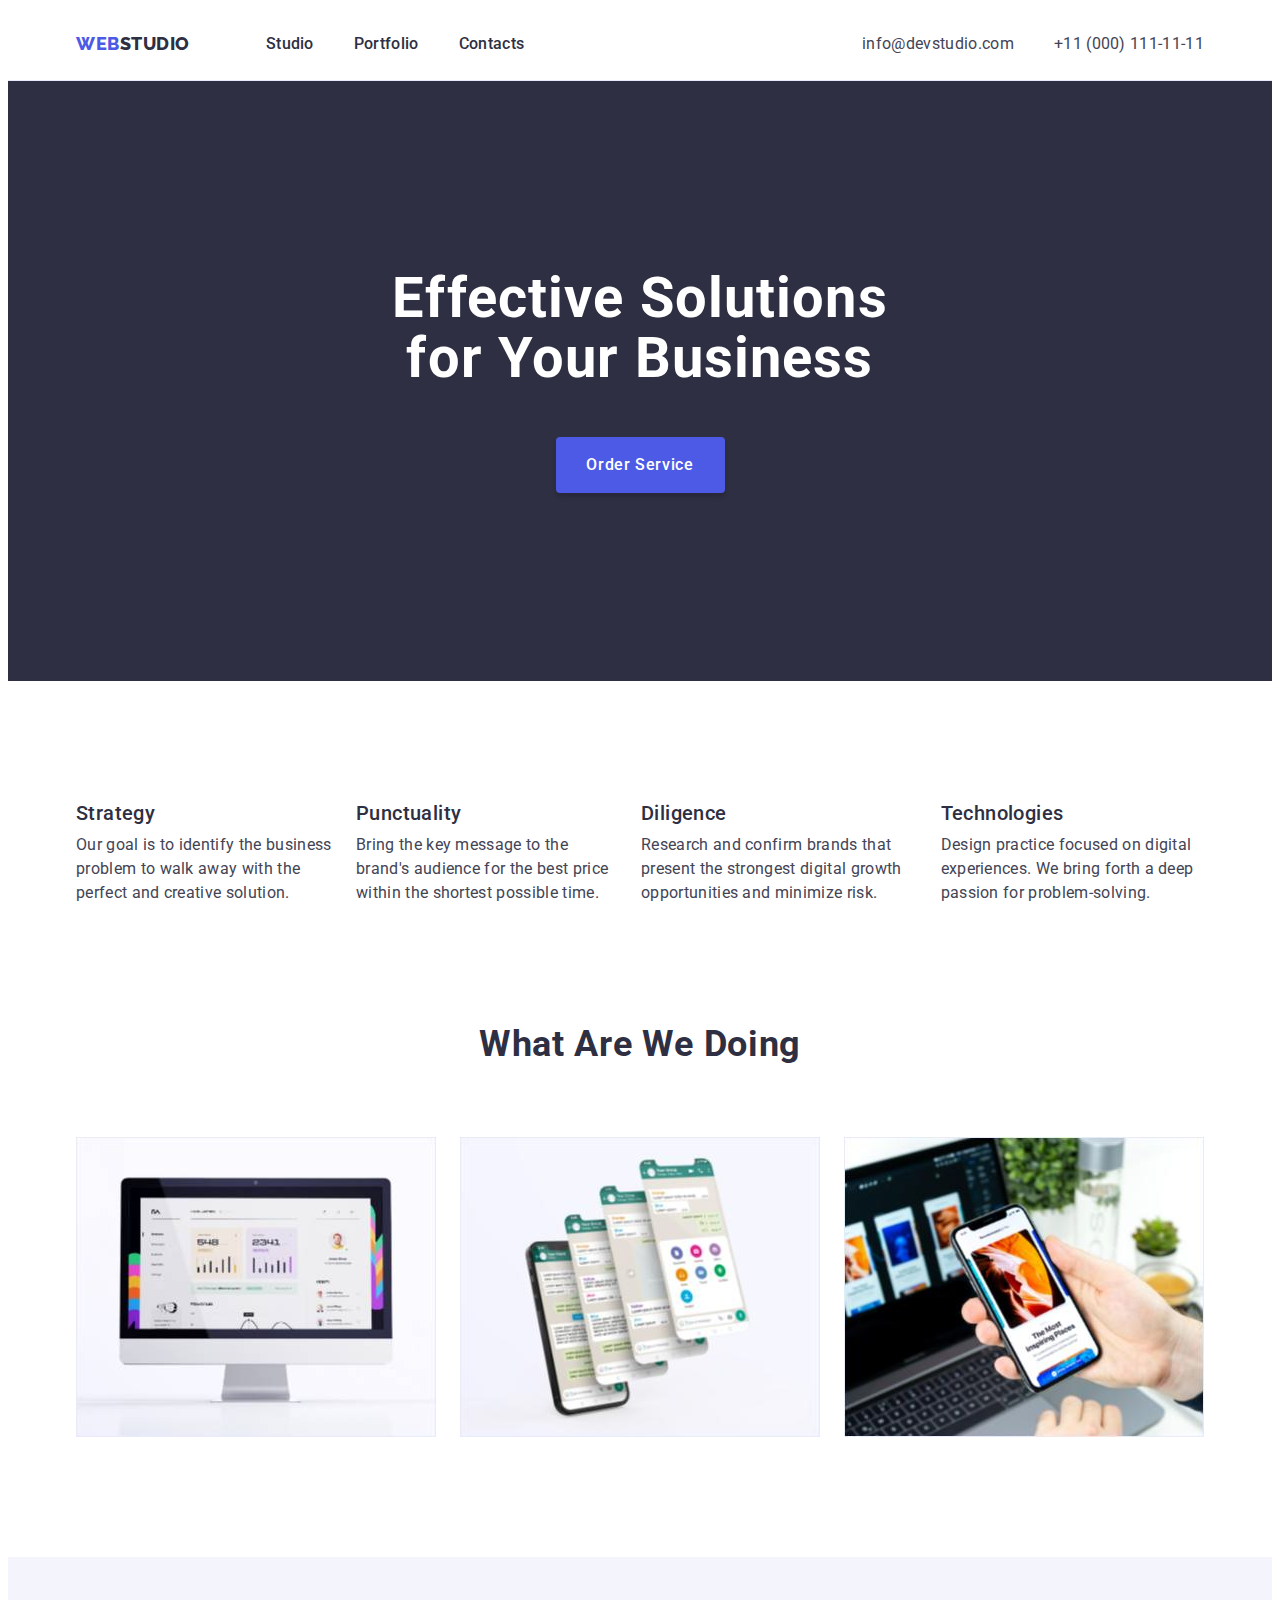
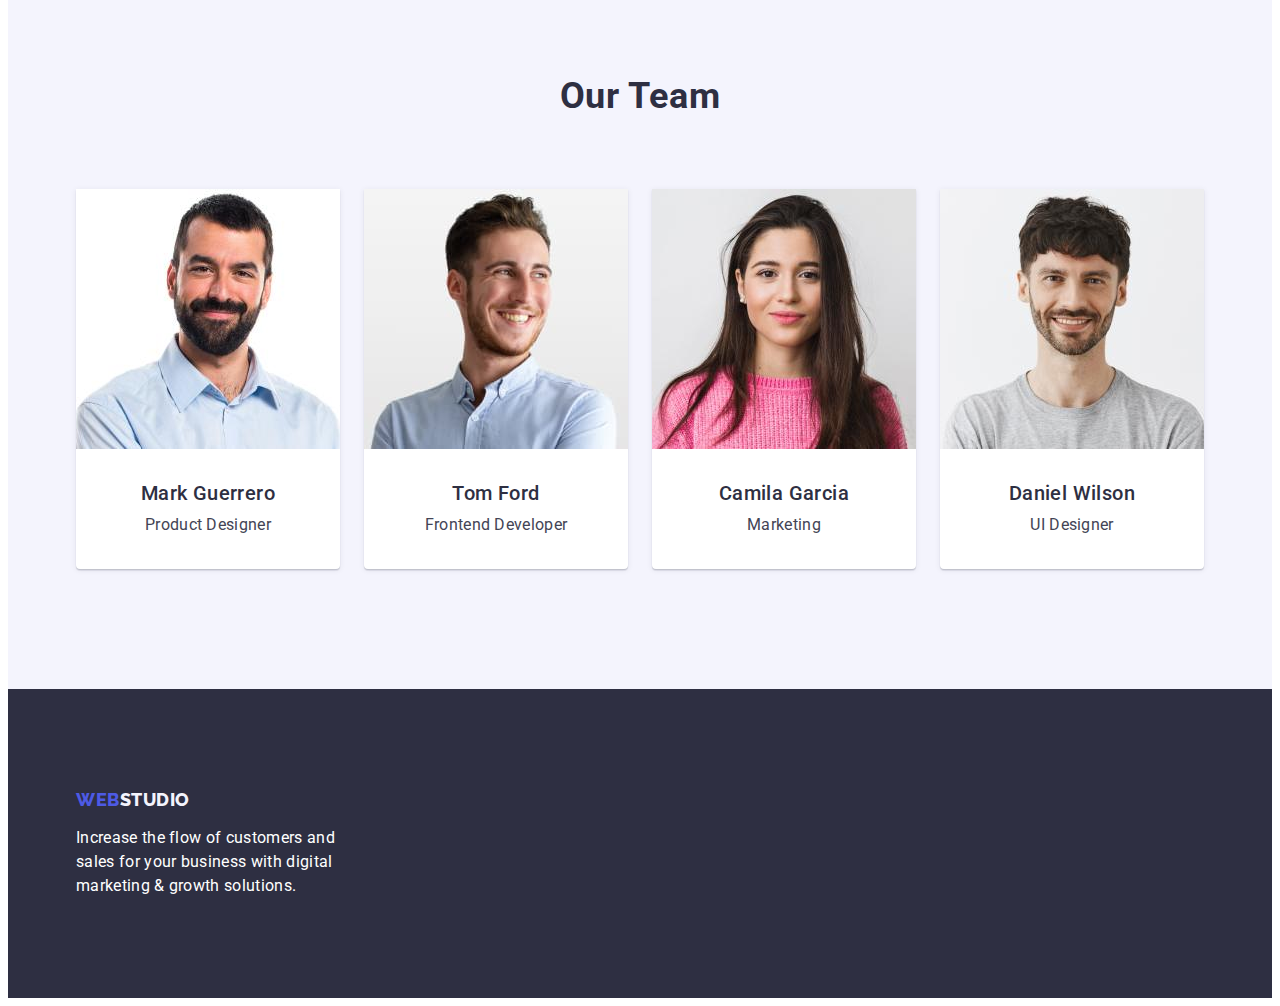
<file: index.html>
<!DOCTYPE html>
<html lang="en">
  <head>
    <meta charset="UTF-8">
    <meta http-equiv="X-UA-Compatible" content="IE=edge">
    <meta name="viewport" content="width=device-width, initial-scale=1.0">
    <title>Document</title>
    <link rel="preconnect" href="https://fonts.googleapis.com">
    <link rel="preconnect" href="https://fonts.gstatic.com" crossorigin>
    <link
      href="https://fonts.googleapis.com/css2?family=Raleway:wght@800&family=Roboto:wght@400;500;700;900&display=swap"
      rel="stylesheet">
    <link
      rel="stylesheet"
      href="https://cdnjs.cloudflare.com/ajax/libs/modern-normalize/1.1.0/modern-normalize.min.css"
      integrity="sha512-wpPYUAdjBVSE4KJnH1VR1HeZfpl1ub8YT/NKx4PuQ5NmX2tKuGu6U/JRp5y+Y8XG2tV+wKQpNHVUX03MfMFn9Q=="
      crossorigin="anonymous"
      referrerpolicy="no-referrer">
    <link rel="stylesheet" href="./css/styles.css">
  </head>
  <body>
    <header class="header">
      <div class="container container-header">
        <nav class="header-navigation">
          <a href="./index.html" class="logo-accent link">
            web<span class="logo-secondary">Studio</span>
          </a>
          <ul class="header-list list">
            <li class="header-item">
              <a href="./index.html" class="header-link link text">Studio</a>
            </li>
            <li class="header-item">
              <a href="./portfolio.html" class="header-link link text"
                >Portfolio</a>
            </li>
            <li class="header-item">
              <a href="" class="header-link link text">Contacts</a>
            </li>
          </ul>
        </nav>
        <address class="header-address">
          <ul class="address-list list">
            <li class="address-item">
              <a href="mailto:info@devstudio.com" class="address-link link text">
                info@devstudio.com</a>
            </li>
            <li class="address-item">
              <a href="tel:+110001111111" class="address-link link text"
                >+11 (000) 111-11-11</a>
            </li>
          </ul>
        </address>
      </div>
    </header>
    <main>
      <section class="hero">
        <div class="container">
          <h1 class="hero-title">
            Effective Solutions
            for Your Business
          </h1>
          <button type="button" class="hero-button">Order Service</button>
        </div>
      </section>
      <section class="privilege section padding">
        <div class="container">
          <h2 class="privilege-title">privilege</h2>
          <ul class="privilege-list list">
            <li class="privilege-item">
              <h3 class="privilege-subtitle">Strategy</h3>
              <p class="privilege-item-text text">
                Our goal is to identify the business problem to walk away with
                the perfect and creative solution.
              </p>
            </li>
            <li class="privilege-item">
              <h3 class="privilege-subtitle">Punctuality</h3>
              <p class="privilege-item-text text">
                Bring the key message to the brand's audience for the best price
                within the shortest possible time.
              </p>
            </li>
            <li class="privilege-item">
              <h3 class="privilege-subtitle">Diligence</h3>
              <p class="privilege-item-text text">
                Research and confirm brands that present the strongest digital
                growth opportunities and minimize risk.
              </p>
            </li>
            <li class="privilege-item">
              <h3 class="privilege-subtitle">Technologies</h3>
              <p class="privilege-item-text text">
                Design practice focused on digital experiences. We bring forth a
                deep passion for problem-solving.
              </p>
            </li>
          </ul>
        </div>
      </section>
      <section class="services section padding">
        <div class="container">
          <h2 class="services-title">What are we doing</h2>
          <ul class="services-list list">
            <li class="services-item">
              <img src="./images/rectangle1.jpg" alt="computer" width="360">
            </li>
            <li class="services-item">
              <img src="./images/rectangle2.jpg" alt="smartphone" width="360">
            </li>
            <li class="services-item">
              <img src="./images/rectangle3.jpg" alt="laptop" width="360">
            </li>
          </ul>
        </div>
      </section>
      <section class="team section padding">
        <div class="container">
          <h2 class="team-title">Our Team</h2>
          <ul class="team-list list">
            <li class="team-item">
              <img
                src="./images/1mark_guerrero.jpg"
                alt="Product Designer"
                width="264">
              <div class="team-container">
                <h3 class="team-subtitle">Mark Guerrero</h3>
                <p class="team-item-text text">Product Designer</p>
              </div>
            </li>
            <li class="team-item">
              <img
                src="./images/2tom_ford.jpg"
                alt="Frontend Developer"
                width="264">
              <div class="team-container">
                <h3 class="team-subtitle">Tom Ford</h3>
                <p class="team-item-text text">Frontend Developer</p>
              </div>
            </li>
            <li class="team-item">
              <img
                src="./images/3camila_garcia.jpg"
                alt="Marketing"
                width="264">
              <div class="team-container">
                <h3 class="team-subtitle">Camila Garcia</h3>
                <p class="team-item-text text">Marketing</p>
              </div>
            </li>
            <li class="team-item">
              <img
                src="./images/4daniel_wilson.jpg"
                alt="UI Designer"
                width="264">
              <div class="team-container">
                <h3 class="team-subtitle">Daniel Wilson</h3>
                <p class="team-item-text text">UI Designer</p>
              </div>
            </li>
          </ul>
        </div>
      </section>
    </main>
    <footer class="footer">
      <div class="container">
        <a href="./index.html" class="logo-accent link">
          web<span class="logo-footer-secondary">Studio</span>
        </a>
        <p class="footer-text text">
          Increase the flow of customers and sales for your business with
          digital marketing & growth solutions.
        </p>
      </div>
    </footer>
  </body>
</html>
</file>
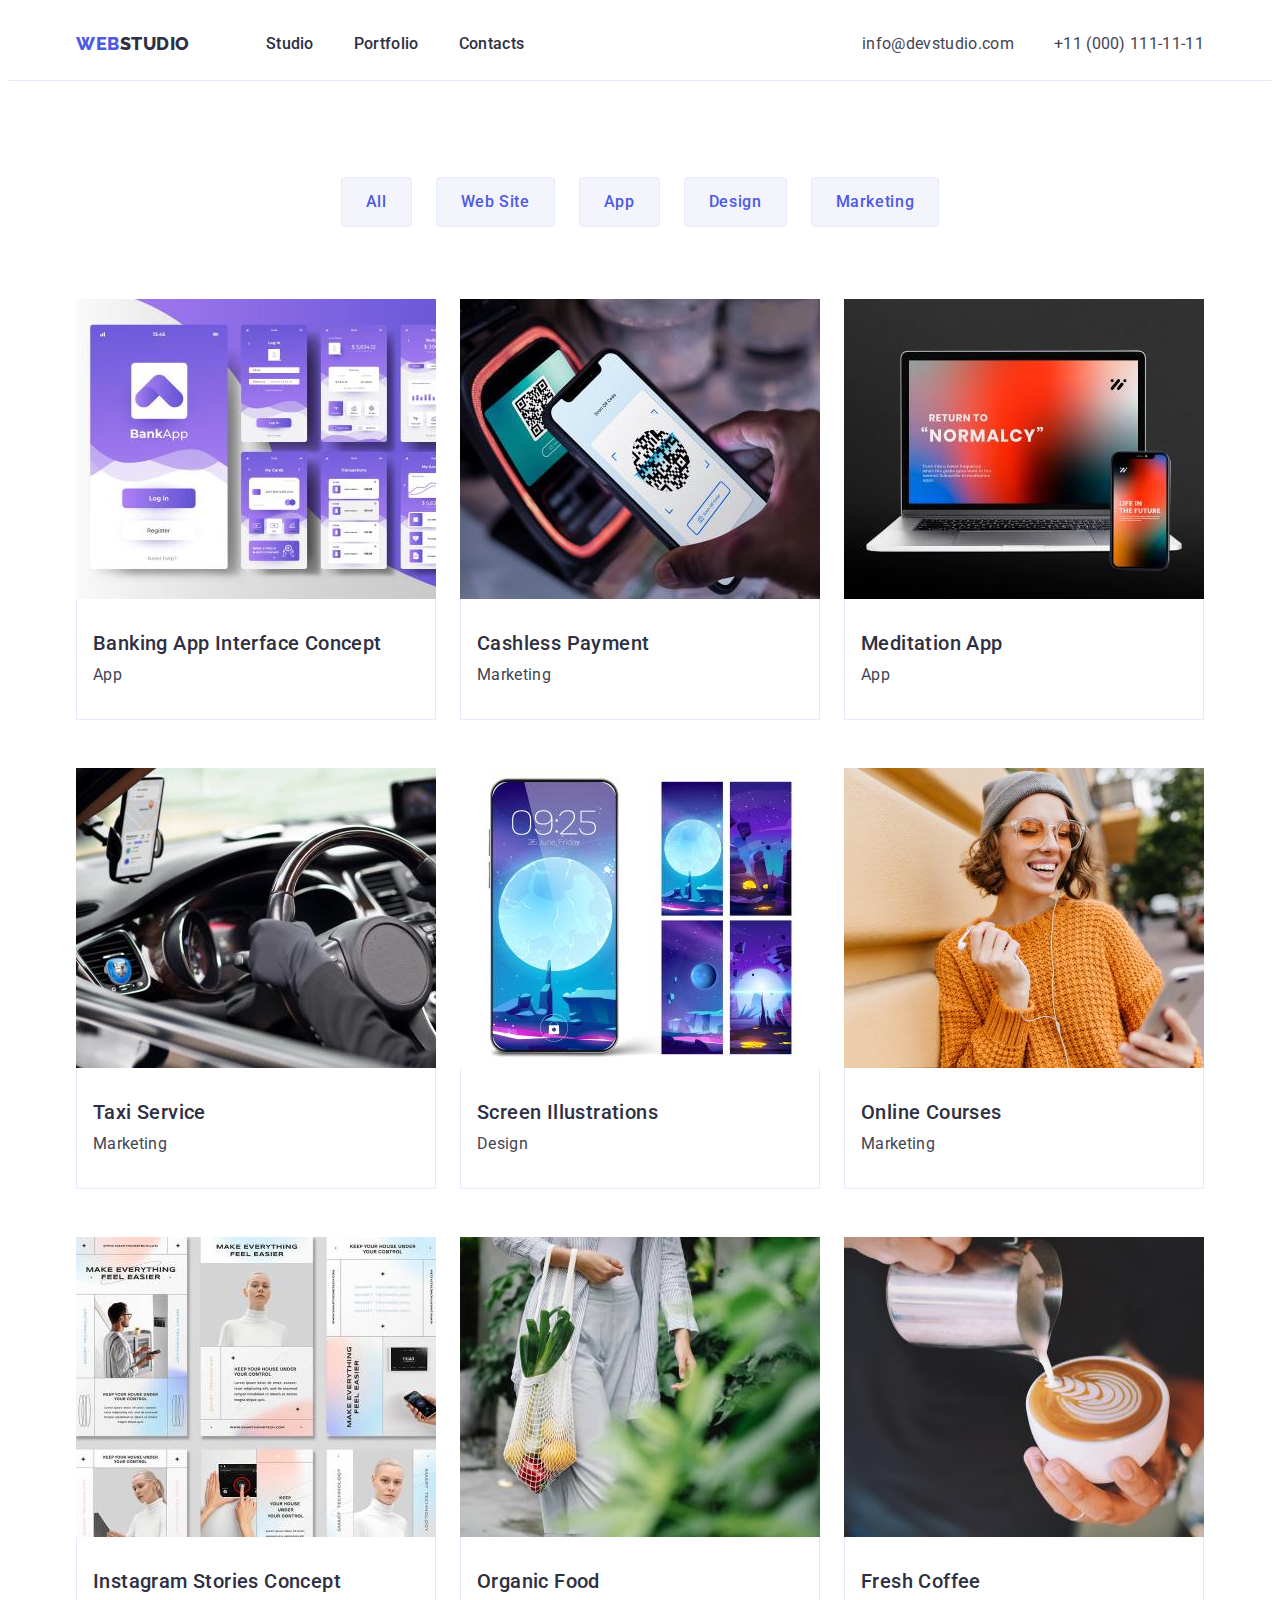
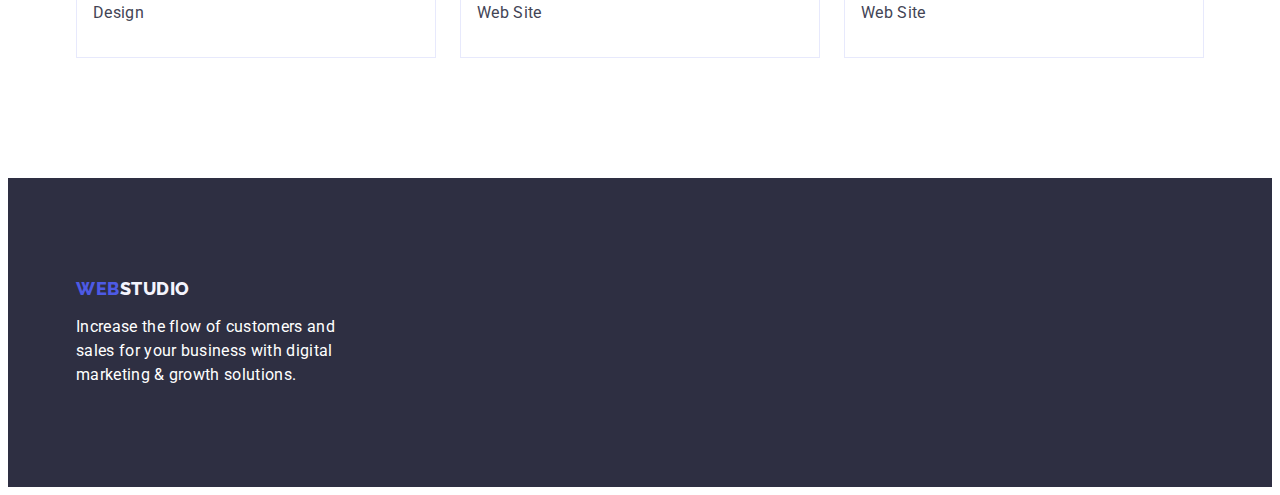
<file: portfolio.html>
<!DOCTYPE html>
<html lang="en">
  <head>
    <meta charset="UTF-8">
    <meta http-equiv="X-UA-Compatible" content="IE=edge">
    <meta name="viewport" content="width=device-width, initial-scale=1.0">
    <title>Document</title>
    <link rel="preconnect" href="https://fonts.googleapis.com">
    <link rel="preconnect" href="https://fonts.gstatic.com" crossorigin>
    <link
      href="https://fonts.googleapis.com/css2?family=Raleway:wght@800&family=Roboto:wght@400;500;700;900&display=swap"
      rel="stylesheet">
    <link rel="stylesheet" href="https://cdnjs.cloudflare.com/ajax/libs/modern-normalize/1.1.0/modern-normalize.min.css" integrity="sha512-wpPYUAdjBVSE4KJnH1VR1HeZfpl1ub8YT/NKx4PuQ5NmX2tKuGu6U/JRp5y+Y8XG2tV+wKQpNHVUX03MfMFn9Q==" crossorigin="anonymous" referrerpolicy="no-referrer">
    <link rel="stylesheet" href="./css/styles.css">
  </head>
  <body>
    <header class="header">
      <div class="container container-header">
        <nav class="header-navigation">
          <a href="./index.html" class="logo-accent link">
            web<span class="logo-secondary">Studio</span>
          </a>
          <ul class="header-list list">
            <li class="header-item">
              <a href="./index.html" class="header-link link text">Studio</a>
            </li>
            <li class="header-item">
              <a href="./portfolio.html" class="header-link link text"
                >Portfolio</a>
            </li>
            <li class="header-item">
              <a href="" class="header-link link text">Contacts</a>
            </li>
          </ul>
        </nav>
        <address class="header-address">
          <ul class="address-list list">
            <li class="address-item">
              <a href="mailto:info@devstudio.com" class="address-link link text">
                info@devstudio.com</a>
            </li>
            <li class="address-item">
              <a href="tel:+110001111111" class="address-link link text"
                >+11 (000) 111-11-11</a>
            </li>
          </ul>
        </address>
      </div>
    </header>
    <main>
      <section class="portfolio-services section">
        <div class="container">
          <h1 class="portfolio-title">buttons</h1>
        <ul class="buttons-list list">
          <li class="buttons-item">
            <button type="button" class="btn buttons-btn">All</button>
          </li>
          <li class="buttons-item">
            <button type="button" class="btn buttons-btn">Web Site</button>
          </li>
          <li class="buttons-item">
            <button type="button" class="btn buttons-btn">App</button>
          </li>
          <li class="buttons-item">
            <button type="button" class="btn buttons-btn">Design</button>
          </li>
          <li class="buttons-item">
            <button type="button" class="btn buttons-btn">Marketing</button>
          </li>
        </ul>
        <ul class="portfolio-list list">
          <li class="portfolio-item">
            <a href="" class="portfolio-link link">
              <img src="./images/banking1.jpg" alt="App" width="360">
              <div class="service-block">
                <h2 class="portfolio-subtitle">Banking App Interface Concept</h2>
                <p class="portfolio-item-text text">App</p>
              </div>
            </a>
          </li>
          <li class="portfolio-item">
            <a href="" class="portfolio-link link">
              <img src="./images/cashless_payment2.jpg" alt="Marketing" width="360">
              <div class="service-block">
                <h2 class="portfolio-subtitle">Cashless Payment</h2>
                <p class="portfolio-item-text text">Marketing</p>
              </div>
            </a>
          </li>
          <li class="portfolio-item">
            <a href="" class="portfolio-link link">
              <img src="./images/meditation3.jpg" alt="App" width="360">
              <div class="service-block">
                <h2 class="portfolio-subtitle">Meditation App</h2>
                <p class="portfolio-item-text text">App</p>
              </div>
            </a>
          </li>
          <li class="portfolio-item">
            <a href="" class="portfolio-link link">
              <img src="./images/taxi4.jpg" alt="Marketing" width="360">
              <div class="service-block">
                <h2 class="portfolio-subtitle">Taxi Service</h2>
                <p class="portfolio-item-text text">Marketing</p>
              </div>
            </a>
          </li>
          <li class="portfolio-item">
            <a href="" class="portfolio-link link">
              <img src="./images/illustrations5.jpg" alt="Design" width="360">
              <div class="service-block">
                <h2 class="portfolio-subtitle">Screen Illustrations</h2>
                <p class="portfolio-item-text text">Design</p>
              </div>
            </a>
          </li>
          <li class="portfolio-item">
            <a href="" class="portfolio-link link">
              <img src="./images/courses6.jpg" alt="Marketing" width="360">
              <div class="service-block">
                <h2 class="portfolio-subtitle">Online Courses</h2>
                <p class="portfolio-item-text text">Marketing</p>
              </div>
            </a>
          </li>
          <li class="portfolio-item">
            <a href="" class="portfolio-link link">
              <img src="./images/instagram7.jpg" alt="Design" width="360">
              <div class="service-block">
                <h2 class="portfolio-subtitle">Instagram Stories Concept</h2>
                <p class="portfolio-item-text text">Design</p>
              </div>
            </a>
          </li>
          <li class="portfolio-item">
            <a href="" class="portfolio-link link">
              <img src="./images/organic_food8.jpg" alt="Web Site" width="360">
              <div class="service-block">
                <h2 class="portfolio-subtitle">Organic Food</h2>
                <p class="portfolio-item-text text">Web Site</p>
              </div>
            </a>
          </li>
          <li class="portfolio-item">
            <a href="" class="portfolio-link link">
              <img src="./images/coffee9.jpg" alt="Web Site" width="360">
              <div class="service-block">
                <h2 class="portfolio-subtitle">Fresh Coffee</h2>
                <p class="portfolio-item-text text">Web Site</p>
              </div>
            </a>
          </li>
        </ul>
        </div>
      </section>
    </main>
    <footer class="footer">
      <div class="container">
        <a href="./index.html" class="logo-accent link">
        web<span class="logo-footer-secondary">Studio</span>
      </a>
      <p class="footer-text text">
        Increase the flow of customers and <br /> 
        sales for your business with digital <br />
        marketing & growth solutions.
      </p>
      </div>
    </footer>
  </body>
</html>
</file>
<file: css/styles.css>
html {
  box-sizing: border-box;
}

*,
*::before,
*::after {
  box-sizing: inherit;
}

h1,
h2, 
h3,
h4,
h5,
h6,
p,
ul {
  margin-top: 0;
  margin-bottom: 0;
}

:root {
  --logo-accent: #4d5ae5;
  --logo-secondary: #2e2f42;
  --header-background-color: #ffffff;
  --heroFooter-background-color: #2e2f42;
  --privilegeService-background-color: #e5e5e5;
  --team-background-color: #f4f4fd;
  --teamItem-background-color: #ffffff;
  --title-text-color: #2e2f42;
  --primary-text-color: #434455;
  --heroFooter-text-color: #ffffff;
  --hover-buttonLink-color: #404bbf;
  --hero-button-color: #4d5ae5;
  --buttons-background-color: #f4f4fd;
  --buttons-text-color: #4d5ae5;
  --buttons-border: #e7e9fc;
  --portfolioItem-background-color: #ffffff;
  --portfolioItem-border: #e7e9fc;
  --logo-footer-secondary: #f4f4fd;
  --body-portfolio-text: #434455;
  --haeder-border-bottom: #E7E9FC;
}

body {
  font-family: "Roboto", sans-serif;
  color: var(--body-portfolio-text);
  background-color: var(--header-background-color)
}

.container {
  width: 1158px;
  padding: 0 15px;
  margin: 0 auto;
  /* outline: 3px solid tomato; */
}

.list {
  margin: 0;
  padding: 0;
  list-style: none;
}

.link {
  text-decoration: none;
}

.text {
  font-family: inherit;
  font-size: 16px;
  line-height: 1.5;
  letter-spacing: 0.02em;
}

.section{
  /* outline: 3px solid tomato; */
  margin-top: 0;
  margin-bottom: 0;
}

.section.padding {
  padding-top: 120px;
  padding-bottom: 120px;
}

.header {
  padding-top: 24px;
  padding-bottom: 24px;
  border-bottom: 1px solid var(--haeder-border-bottom);
}

.container-header {
  display: flex;
  align-items: center;
}

.header-navigation,
.header-address {
  display: flex;
  align-items: center;
}

.logo-accent {
    font-family: "Raleway", sans-serif;
    font-weight: 800;
    font-size: 18px;
    line-height: 1.17;
    letter-spacing: 0.03em;
    text-transform: uppercase;
    color: var(--logo-accent);
}

.logo-accent .link {
  
}

.logo-secondary{
    color: var(--logo-secondary);
}

.header-list {
  margin-left: 76px;
  display: flex;
}

.header-list .header-item:last-child {
  margin-right: 0;
}

.header-list .link {
  display: block;
}

.header-item {
  margin-right: 40px;
}

.header-link {
  font-weight: 500;
  color: var(--title-text-color);
}

.header-link:hover,
.header-link:focus {
  color: var(--hover-buttonLink-color);
}

.header-address {
  margin-left: auto;
}

.address-list {
  font-style: normal;
  display: flex;
}

/* .address-list .address-item:not(:last-child) {
  
  margin-right: 40px;
} */

.address-item {
  margin-right: 40px;
}

.address-list .address-item:last-child {
  margin-right: 0;
}

.address-link {
  font-weight: 400;
  color: var(--primary-text-color);
}

.address-link:hover,
.address-link:focus {
  color: var(--hover-buttonLink-color);
}

.hero {
  padding-top: 188px;
  padding-bottom: 188px;
  text-align: center;
  background-color: var(--heroFooter-background-color);
}

.hero-title {
  margin-left: auto;
  margin-right: auto;
  max-width: 496px;
  margin-top: 0;
  margin-bottom: 48px;
  font-family: inherit;
  font-size: 56px;
  line-height: 1.07;
  letter-spacing: 0.02em;
  color: var(--heroFooter-text-color);
}

.hero-button {
  display: block;
  min-width: 169px;
  height: 56px;
  margin: 0 auto;
  font-family: inherit;
  font-weight: 500;
  font-size: 16px;
  line-height: 1.5;
  letter-spacing: 0.04em;
  color: var(--heroFooter-text-color);
  background-color: var(--hero-button-color);
  cursor: pointer;
  /* padding: 16px 32px; */
  border-radius: 4px;
  box-shadow: 0px 4px 4px rgba(0, 0, 0, 0.15);
  border: 0;
}

.hero-button:hover,
.hero-button:focus {
  color: var(--heroFooter-text-color);
  background-color: var(--hover-buttonLink-color);
}

.privilege {
  
}

.privilege.section.padding {
  padding-bottom: 0;
}

.privilege-title,
.portfolio-title {
  position: absolute;
  width: 1px;
  height: 1px;
  margin: -1px;
  border: 0;
  padding: 0;
  white-space: nowrap;
  clip-path: inset(100%);
  clip: rect(0 0 0 0);
  overflow: hidden;
}

.privilege-list {
  display: flex;
}

.privilege-item:not(:last-child) {
  margin-right: 24px;
} 

.privilege-subtitle,
.team-subtitle,
.portfolio-subtitle {
  margin-top: 0;
  margin-bottom: 8px;
  font-family: inherit;
  font-weight: 500;
  font-size: 20px;
  line-height: 1.2;
  letter-spacing: 0.02em;
  color: var(--title-text-color);
}

.privilege-item-text {
  margin-top: 0;
  margin-bottom: 0;
  color: var(--primary-text-color);
}

.services {
  
}

.services-title,
.team-title {
  margin-top: 0;
  margin-bottom: 72px;
  font-family: inherit;
  font-size: 36px;
  line-height: 1.11;
  text-align: center;
  letter-spacing: 0.02em;
  text-transform: capitalize;
  color: var(--title-text-color);
}

.services-list {
  display: flex;
  justify-content: space-between;
  margin-bottom: 0;
  
}

.services-item {
  /* width: calc((100% - 48px) / 3); */
}

.services-item:not(:last-child) {
  margin-right: 24px;
}

/* .container.services-item > img {
  display: block;
  max-width: 100%;
  height: auto;
  margin: 0;
} */

.team {
  background-color: var(--team-background-color);
}

.team-list {
  display: flex;
  justify-content: space-between;
}

.team-item {
  width: 264px;
  margin-right: 24px;
  margin-bottom: 0;
  box-shadow: 0px 1px 6px rgba(46, 47, 66, 0.08), 0px 1px 1px rgba(46, 47, 66, 0.16), 0px 2px 1px rgba(46, 47, 66, 0.08);
  border-radius: 0px 0px 4px 4px;
  background-color: var(--teamItem-background-color);
}

.team-item:nth-child(4n) {
  margin-right: 0;
}

.team-container {
  padding: 32px 16px;
  text-align: center;
}

.team-container.team-item > img {
  display: block;
  max-width: 100%;
  height: auto;
}

.team-item-text,
.portfolio-item-text {
  color: var(--primary-text-color);
}

.body-portfolio {
  color: var(--body-portfolio-text);
}

.portfolio-services {
  padding-top: 96px;
  padding-bottom: 120px;
}

.buttons-list {
  justify-content: center;
  display: flex;
  align-items: center;
  list-style: none;
  margin-bottom: 72px;
}

.buttons-item:not(:last-child) {
  margin-right: 24px;
} 

.btn {
  font-family: inherit;
  font-weight: 500;
  font-size: 16px;
  line-height: 1.5;
  letter-spacing: 0.04em;
  background-color: var(--buttons-background-color);
  color: var(--buttons-text-color);
  align-items: center;
  text-align: center;
  padding: 12px 24px;
  border: 1px solid var(--buttons-border);
  border-radius: 4px;
  cursor: pointer;
}

.btn:hover,
.btn:focus {
  color: var(--heroFooter-text-color);
  background-color: var(--hover-buttonLink-color);
}

.portfolio-list {
  display: flex;
  flex-wrap: wrap;
  gap: 48px 24px;
  
}

.portfolio-item {
  display: flex;
  background-color: var(--portfolioItem-background-color);
  flex-basis: calc((100% - 48px) / 3);
  
  /* margin-right: 24px; */
  /* margin-bottom: 48px; */
}

/* .portfolio-item {
  gap: 0;
} */

.portfolio-item:nth-child(3n) {
  margin-right: 0;
}

.portfolio-item:nth-last-child(-n+3) {
  margin-bottom: 0;
}

.service-block {
  
  padding: 32px 0 32px 16px;
  border: 1px solid var(--portfolioItem-border);
  border-top: none;
}

.portfolio-link {
  
}

/* .container.portfolio-item >img{
  display: block;
  max-width: 100%;
  height: auto;
  margin: 0;
} */

img {
  display: block;
  max-width: 100%;
  height: auto;
  margin: 0
}

.footer {
  padding-top: 100px;
  padding-bottom: 100px;
  background-color: var(--heroFooter-background-color);
}

.logo-footer-secondary {
  color: var(--logo-footer-secondary);
}

.footer-text {
  margin-top: 16px;
  width: 264px;
  color: var(--heroFooter-text-color);
}
</file>
